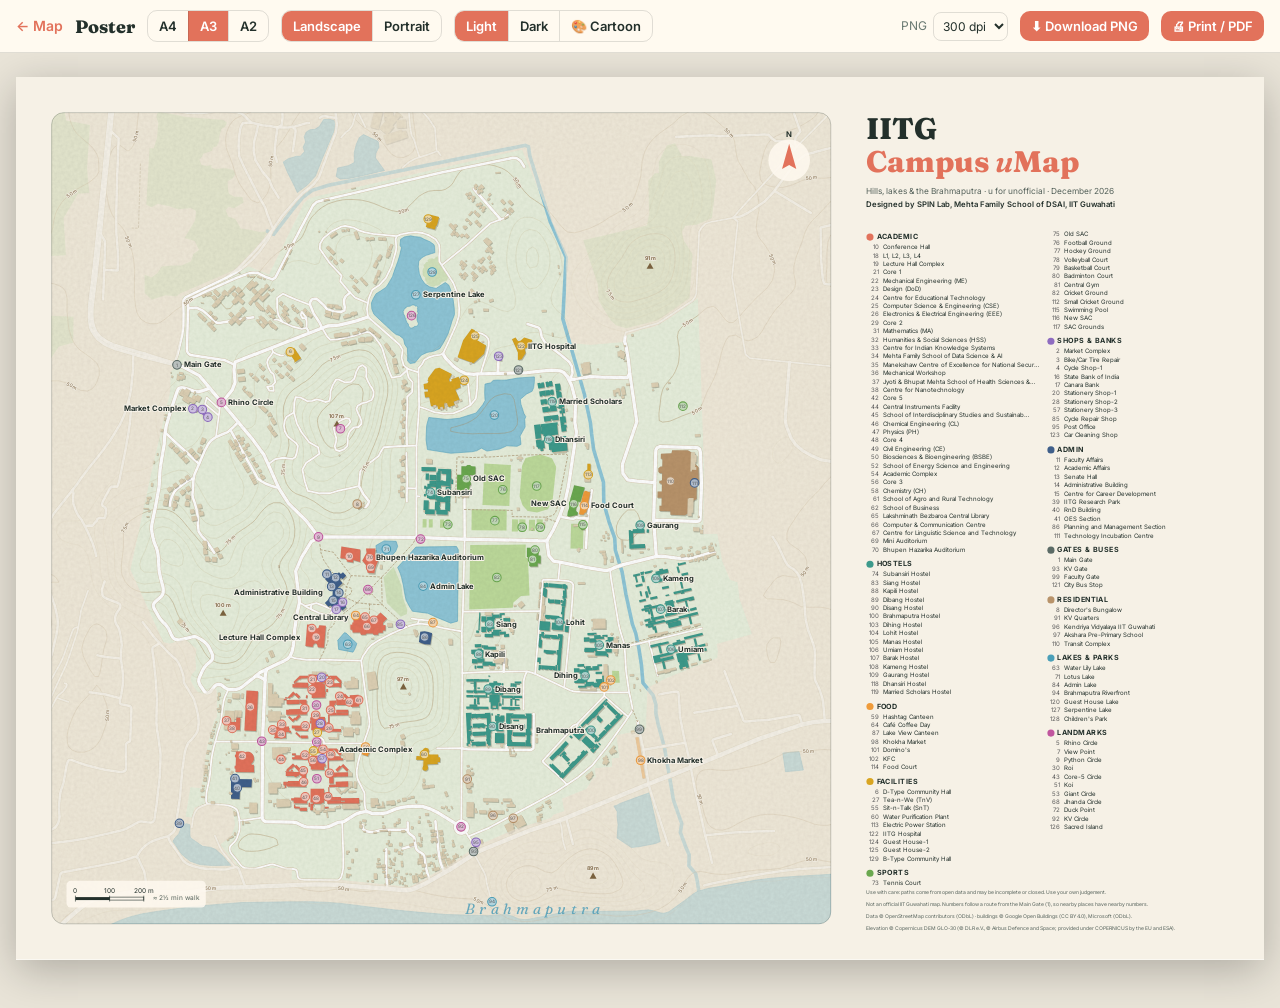
<file: poster.html>
<!doctype html>
<html lang="en">
<head>
  <meta charset="utf-8">
  <meta name="viewport" content="width=device-width, initial-scale=1">
  <title>IITG Campus uMap · Poster</title>
  <meta name="description" content="A printable poster of the IITG Campus uMap, an unofficial map of the IIT Guwahati campus.">
  <link rel="preconnect" href="https://fonts.googleapis.com">
  <link href="https://fonts.googleapis.com/css2?family=Fraunces:opsz,wght@9..144,600;9..144,800&family=Fredoka:wght@400;600;700&family=Inter:wght@400;500;600;700&display=swap" rel="stylesheet">
  <link href="css/poster.css" rel="stylesheet">
  <style id="page-size"></style>
</head>
<body>
  <header class="bar">
    <a class="back" href="index.html">← Map</a>
    <strong>Poster</strong>
    <div class="group" role="group" aria-label="Paper size">
      <button data-paper="A4">A4</button><button data-paper="A3">A3</button><button data-paper="A2">A2</button>
    </div>
    <div class="group" role="group" aria-label="Orientation">
      <button data-orient="landscape">Landscape</button><button data-orient="portrait">Portrait</button>
    </div>
    <div class="group" role="group" aria-label="Theme">
      <button data-theme-btn="light">Light</button><button data-theme-btn="dark">Dark</button><button data-theme-btn="cartoon">🎨 Cartoon</button>
    </div>
    <span class="spacer"></span>
    <label class="dpi">PNG
      <select id="dpi" aria-label="PNG resolution"><option value="150">150 dpi</option><option value="300" selected>300 dpi</option></select>
    </label>
    <button id="png" class="primary">⬇ Download PNG</button>
    <button id="print" class="primary">🖨 Print / PDF</button>
  </header>
  <main id="stage"><p class="loading">Drawing the campus…</p></main>
  <script type="module" src="js/poster.js"></script>
</body>
</html>
</file>
<file: css/poster.css>
:root {
  --bg: #e9e4d8; --ink: #23302b; --muted: #6b7a72; --panel: #fffaf0; --line: rgba(35, 48, 43, .14); --accent: #e2725b;
}
@media (prefers-color-scheme: dark) {
  :root:not([data-theme="light"]) { --bg: #091115; --ink: #e8efe9; --muted: #9bb0a8; --panel: #12212a; --line: rgba(232, 239, 233, .14); --accent: #f4a261; }
}
* { box-sizing: border-box; }
html, body { margin: 0; }
body { background: var(--bg); color: var(--ink); font: 14px/1.4 Inter, system-ui, sans-serif; }

.bar { position: sticky; top: 0; z-index: 2; display: flex; flex-wrap: wrap; gap: 8px 12px; align-items: center;
  padding: 10px 16px; background: var(--panel); border-bottom: 1px solid var(--line); }
.bar strong { font: 800 18px Fraunces, Georgia, serif; }
.bar .back { color: var(--accent); font-weight: 600; text-decoration: none; }
.bar .spacer { flex: 1; }
.group { display: inline-flex; border: 1px solid var(--line); border-radius: 10px; overflow: hidden; }
.bar button { font: 600 13px Inter, sans-serif; color: var(--ink); background: transparent; border: 0; padding: 7px 11px; cursor: pointer; }
.group button + button { border-left: 1px solid var(--line); }
.group button[aria-pressed="true"] { background: var(--accent); color: #fff; }
.bar button.primary { background: var(--accent); color: #fff; border-radius: 10px; }
.bar button:disabled { opacity: .5; cursor: wait; }
.dpi { font-size: 12px; color: var(--muted); display: inline-flex; gap: 6px; align-items: center; }
.dpi select { font: inherit; color: var(--ink); background: transparent; border: 1px solid var(--line); border-radius: 8px; padding: 5px; }

#stage { padding: 24px 16px 48px; display: flex; justify-content: center; }
#stage svg { width: min(100%, 1400px); height: auto; box-shadow: 0 10px 40px rgba(0, 0, 0, .25); background: #fff; }
.loading { color: var(--muted); }

@media print {
  .bar { display: none; }
  body { background: none; }
  #stage { padding: 0; display: block; }
  #stage svg { width: 100%; height: 100%; box-shadow: none; }
}
</file>
